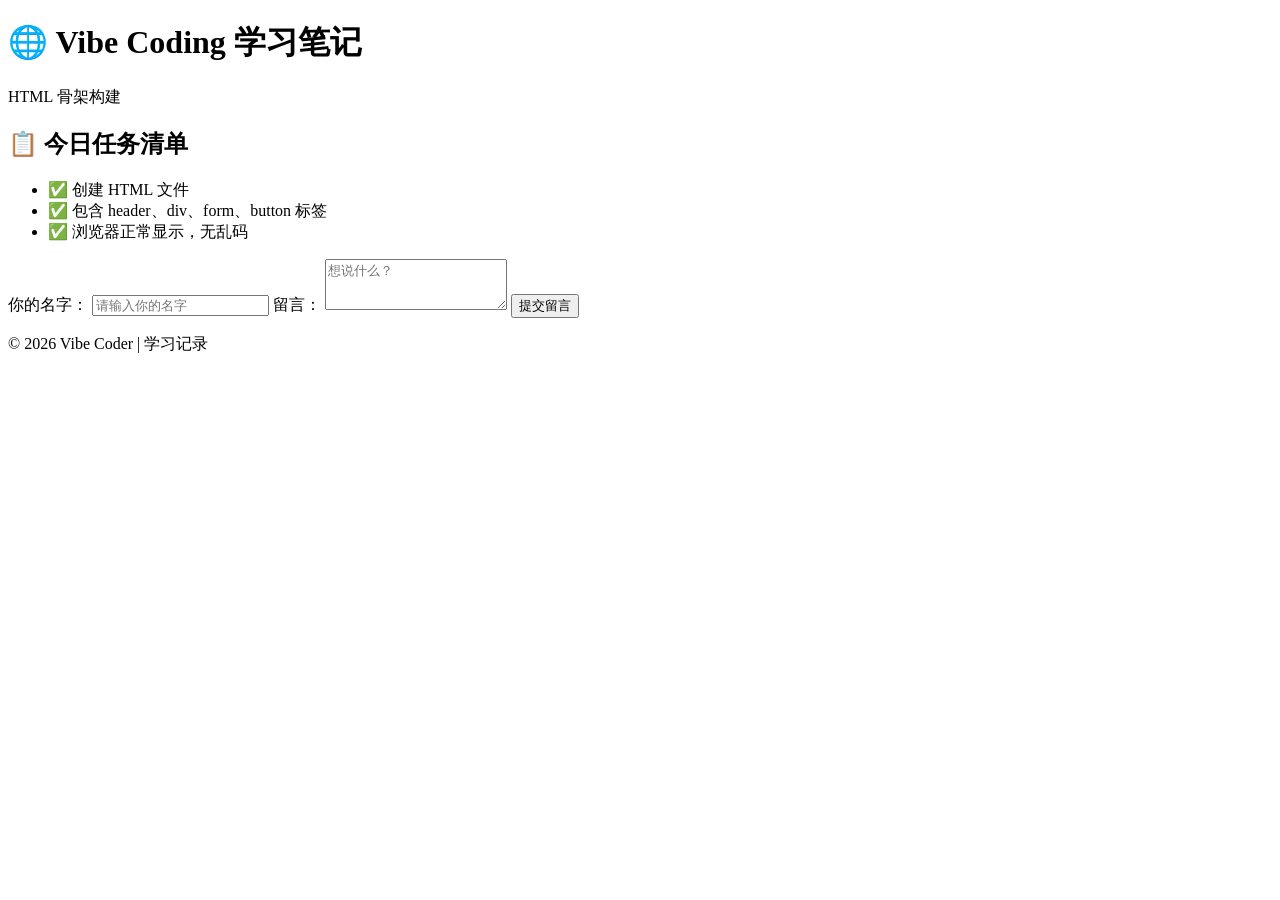
<file: week5/index.html>
<!DOCTYPE html>
<html lang="zh-CN">

<head>
    <meta charset="UTF-8">
    <meta name="viewport" content="width=device-width, initial-scale=1.0">
    <title>我的第一个网页 - Vibe Coding</title>
</head>

<body>
    <!-- 头部区域 -->
    <header>
        <h1>🌐 Vibe Coding 学习笔记</h1>
        <p>HTML 骨架构建</p>
    </header>

    <!-- 主要内容区 -->
    <div class="content">
        <h2>📋 今日任务清单</h2>
        <ul>
            <li>✅ 创建 HTML 文件</li>
            <li>✅ 包含 header、div、form、button 标签</li>
            <li>✅ 浏览器正常显示，无乱码</li>
        </ul>

        <!-- 表单区域 -->
        <form id="demoForm">
            <label for="name">你的名字：</label>
            <input type="text" id="name" name="name" placeholder="请输入你的名字">

            <label for="message">留言：</label>
            <textarea id="message" name="message" rows="3" placeholder="想说什么？"></textarea>

            <button type="submit">提交留言</button>
        </form>
    </div>

    <!-- 底部区域 -->
    <footer>
        <p>© 2026 Vibe Coder | 学习记录</p>
    </footer>
</body>

</html>
</file>
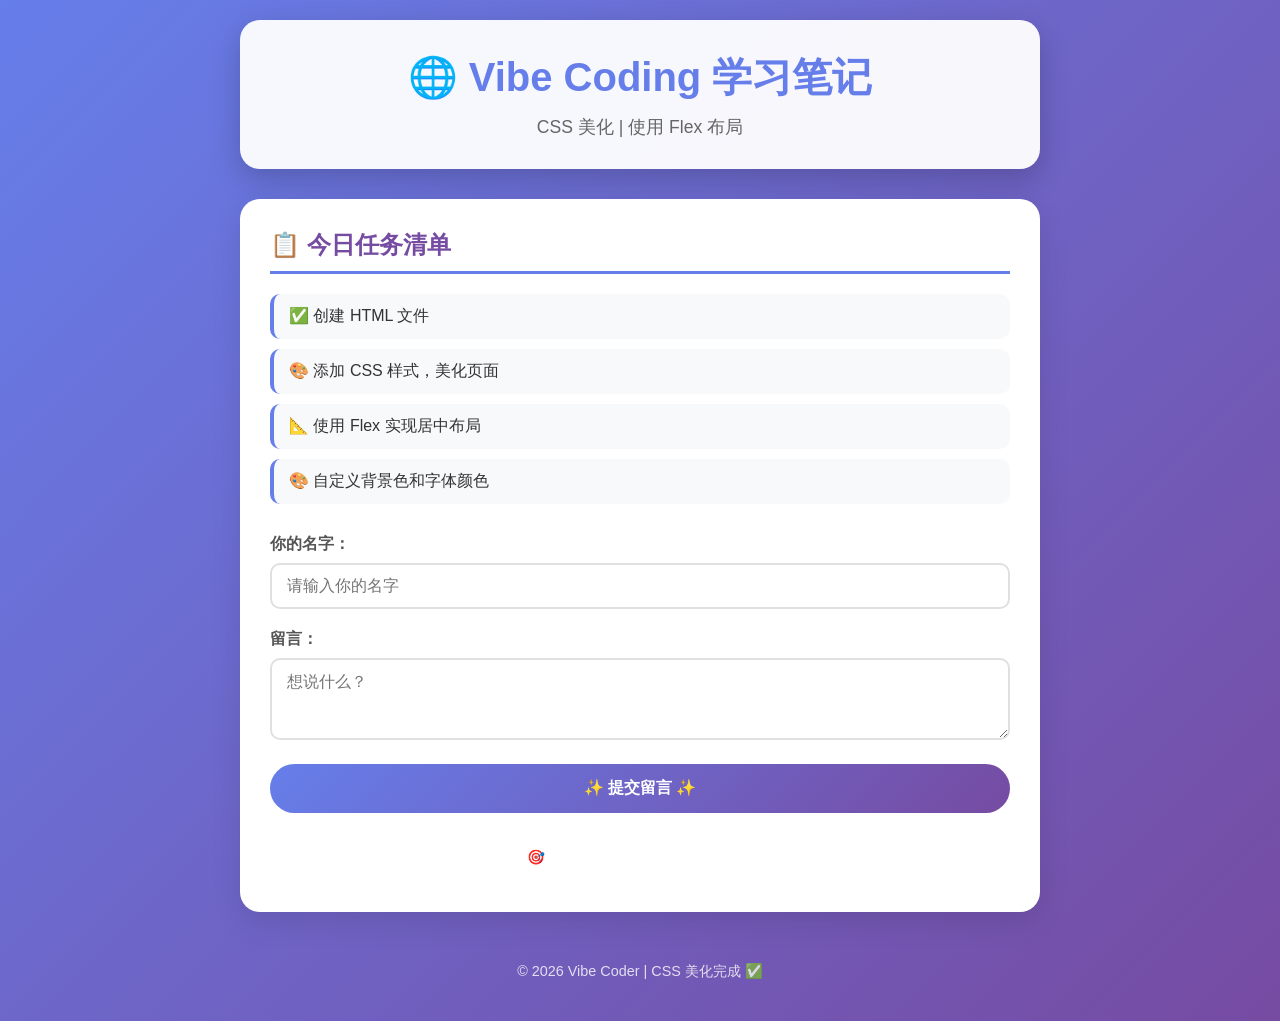
<file: week5/index_副本.html>
<!DOCTYPE html>
<html lang="zh-CN">

<head>
    <meta charset="UTF-8">
    <meta name="viewport" content="width=device-width, initial-scale=1.0">
    <title>我的第一个网页 - Vibe Coding</title>
    <!-- 引入 CSS 样式（Day 23 新增） -->
    <link rel="stylesheet" href="style.css">
</head>

<body>
    <div class="container">
        <!-- 头部区域 -->
        <header>
            <h1>🌐 Vibe Coding 学习笔记</h1>
            <p>CSS 美化 | 使用 Flex 布局</p>
        </header>

        <!-- 主要内容区 -->
        <div class="content-card">
            <h2>📋 今日任务清单</h2>
            <ul class="task-list">
                <li>✅ 创建 HTML 文件</li>
                <li>🎨 添加 CSS 样式，美化页面</li>
                <li>📐 使用 Flex 实现居中布局</li>
                <li>🎨 自定义背景色和字体颜色</li>
            </ul>

            <!-- 表单区域 -->
            <form id="demoForm">
                <div class="form-group">
                    <label for="name">你的名字：</label>
                    <input type="text" id="name" name="name" placeholder="请输入你的名字">
                </div>

                <div class="form-group">
                    <label for="message">留言：</label>
                    <textarea id="message" name="message" rows="3" placeholder="想说什么？"></textarea>
                </div>

                <button type="submit">✨ 提交留言 ✨</button>
            </form>

            <!-- Flex 居中示例（验收要求） -->
            <div class="flex-demo">
                🎯 这是用 Flex 实现的内容居中示例
            </div>
        </div>

        <!-- 底部区域 -->
        <footer>
            <p>© 2026 Vibe Coder | CSS 美化完成 ✅</p>
        </footer>
    </div>
</body>

</html>
</file>
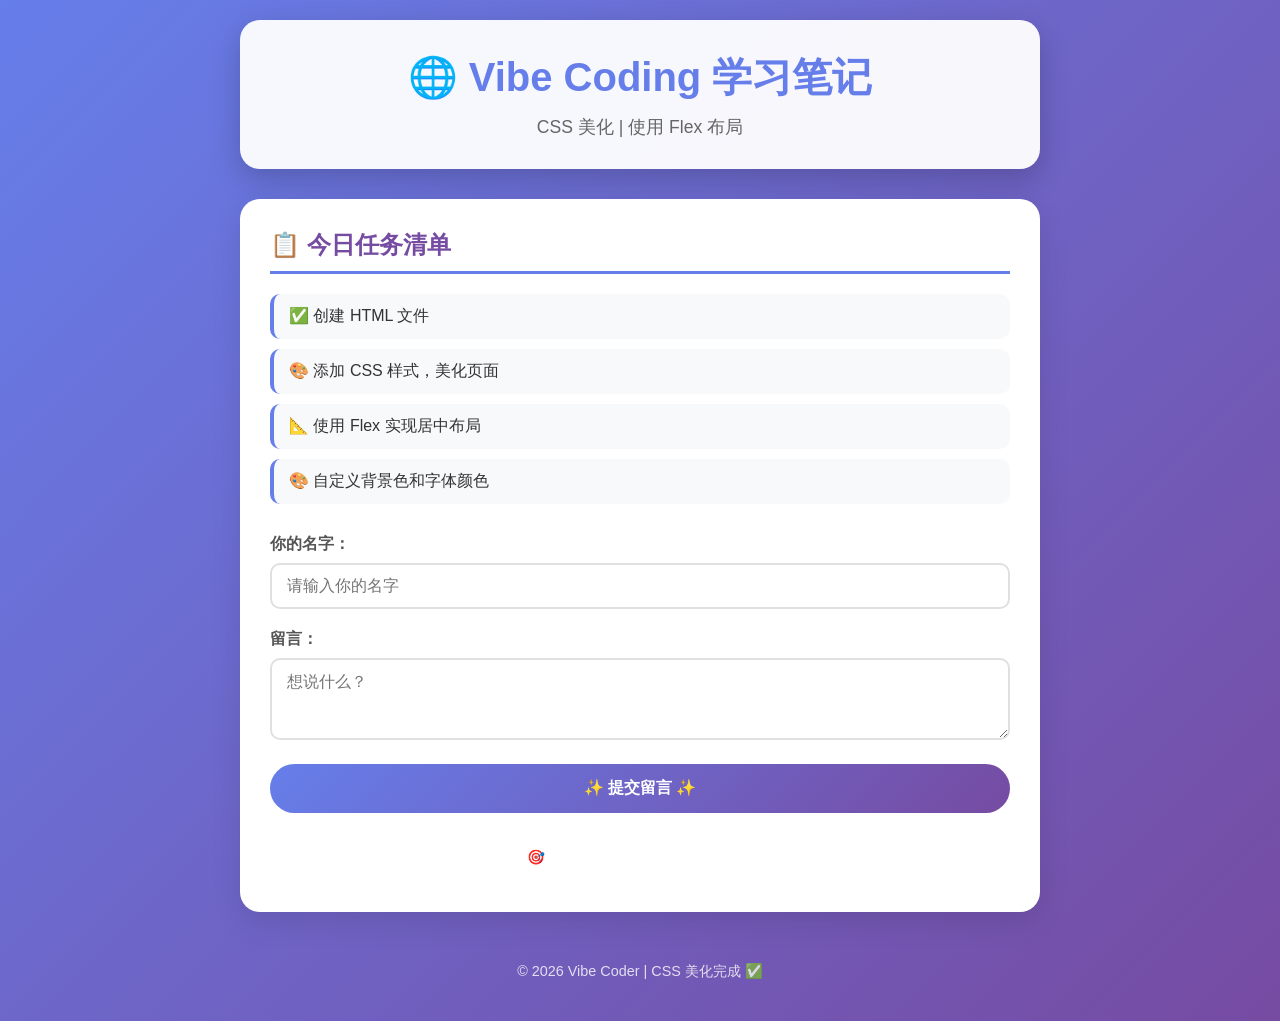
<file: week5/indexv1.html>
<!DOCTYPE html>
<html lang="zh-CN">

<head>
    <meta charset="UTF-8">
    <meta name="viewport" content="width=device-width, initial-scale=1.0">
    <title>我的第一个网页 - Vibe Coding</title>
    <!-- 引入 CSS 样式 -->
    <link rel="stylesheet" href="style.css">
</head>

<body>
    <div class="container">
        <!-- 头部区域 -->
        <header>
            <h1>🌐 Vibe Coding 学习笔记</h1>
            <p>CSS 美化 | 使用 Flex 布局</p>
        </header>

        <!-- 主要内容区 -->
        <div class="content-card">
            <h2>📋 今日任务清单</h2>
            <ul class="task-list">
                <li>✅ 创建 HTML 文件</li>
                <li>🎨 添加 CSS 样式，美化页面</li>
                <li>📐 使用 Flex 实现居中布局</li>
                <li>🎨 自定义背景色和字体颜色</li>
            </ul>

            <!-- 表单区域 -->
            <form id="demoForm">
                <div class="form-group">
                    <label for="name">你的名字：</label>
                    <input type="text" id="name" name="name" placeholder="请输入你的名字">
                </div>

                <div class="form-group">
                    <label for="message">留言：</label>
                    <textarea id="message" name="message" rows="3" placeholder="想说什么？"></textarea>
                </div>

                <button type="submit">✨ 提交留言 ✨</button>
            </form>

            <!-- Flex 居中示例（验收要求） -->
            <div class="flex-demo">
                🎯 这是用 Flex 实现的内容居中示例
            </div>
        </div>

        <!-- 底部区域 -->
        <footer>
            <p>© 2026 Vibe Coder | CSS 美化完成 ✅</p>
        </footer>
    </div>
</body>

</html>
</file>
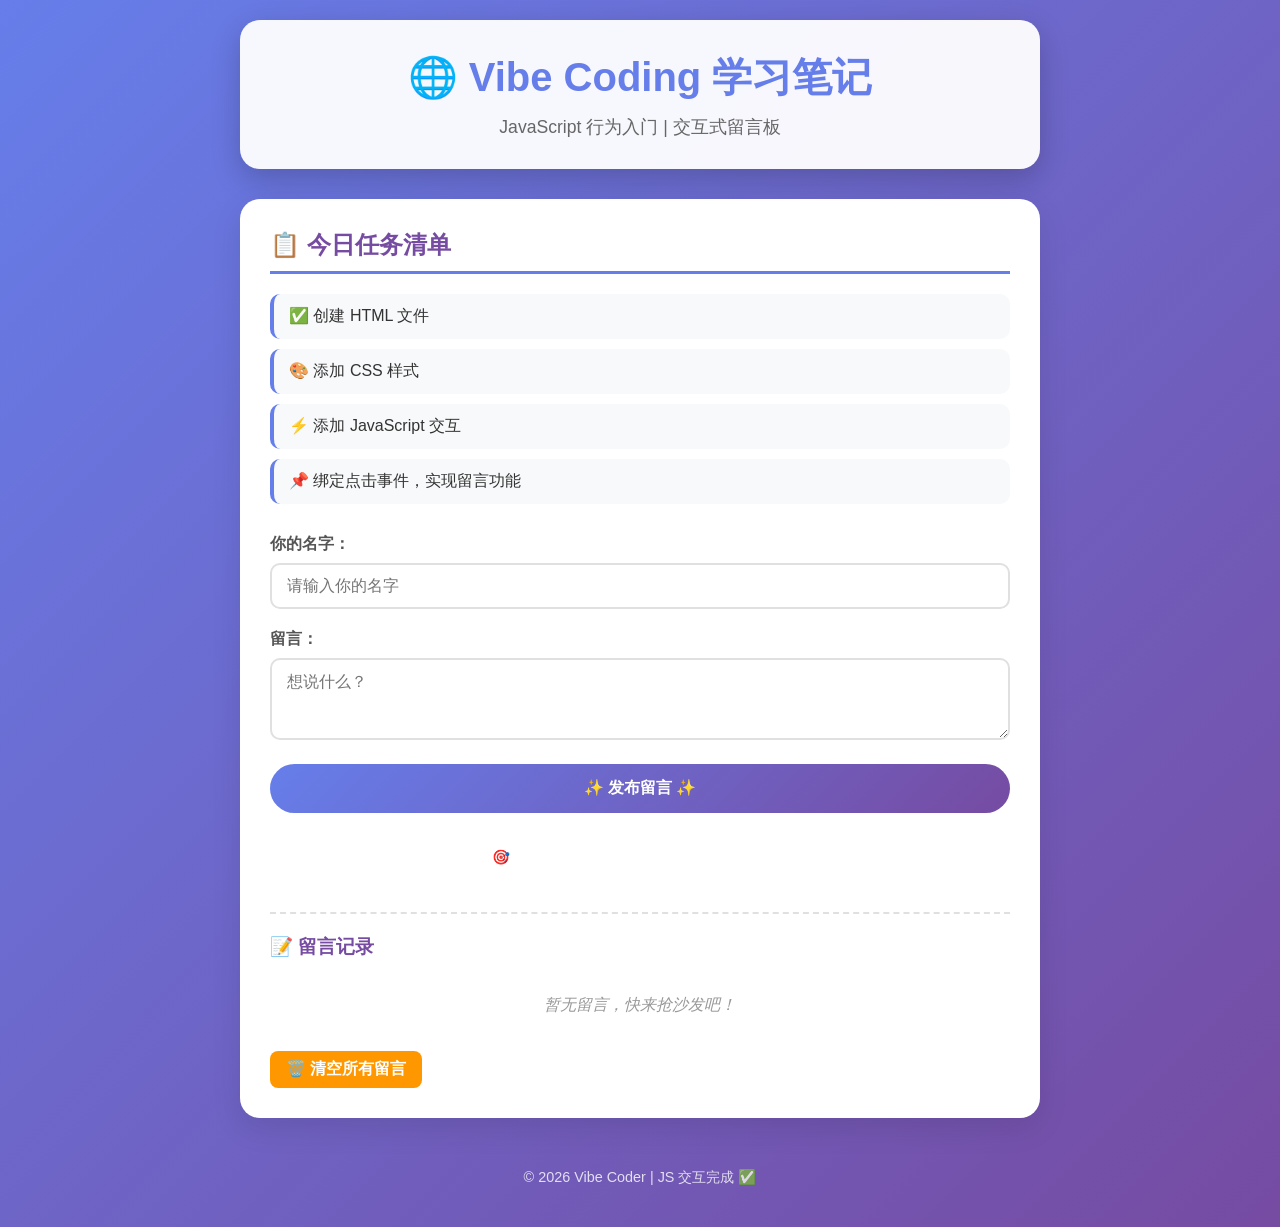
<file: week5/indexv2.html>
<!DOCTYPE html>
<html lang="zh-CN">

<head>
    <meta charset="UTF-8">
    <meta name="viewport" content="width=device-width, initial-scale=1.0">
    <title>我的第一个网页 - Vibe Coding</title>
    <link rel="stylesheet" href="style.css">
</head>

<body>
    <div class="container">
        <header>
            <h1>🌐 Vibe Coding 学习笔记</h1>
            <p>JavaScript 行为入门 | 交互式留言板</p>
        </header>

        <div class="content-card">
            <h2>📋 今日任务清单</h2>
            <ul class="task-list">
                <li>✅ 创建 HTML 文件</li>
                <li>🎨 添加 CSS 样式</li>
                <li>⚡ 添加 JavaScript 交互</li>
                <li>📌 绑定点击事件，实现留言功能</li>
            </ul>

            <form id="demoForm">
                <div class="form-group">
                    <label for="name">你的名字：</label>
                    <input type="text" id="name" name="name" placeholder="请输入你的名字">
                </div>

                <div class="form-group">
                    <label for="message">留言：</label>
                    <textarea id="message" name="message" rows="3" placeholder="想说什么？"></textarea>
                </div>

                <button type="submit">✨ 发布留言 ✨</button>
            </form>

            <div class="flex-demo">
                🎯 点我试试！这是用 Flex 实现的内容居中示例
            </div>
        </div>

        <footer>
            <p>© 2026 Vibe Coder | JS 交互完成 ✅</p>
        </footer>
    </div>

    <!-- 引入 JavaScript -->
    <script src="script.js"></script>
</body>

</html>
</file>
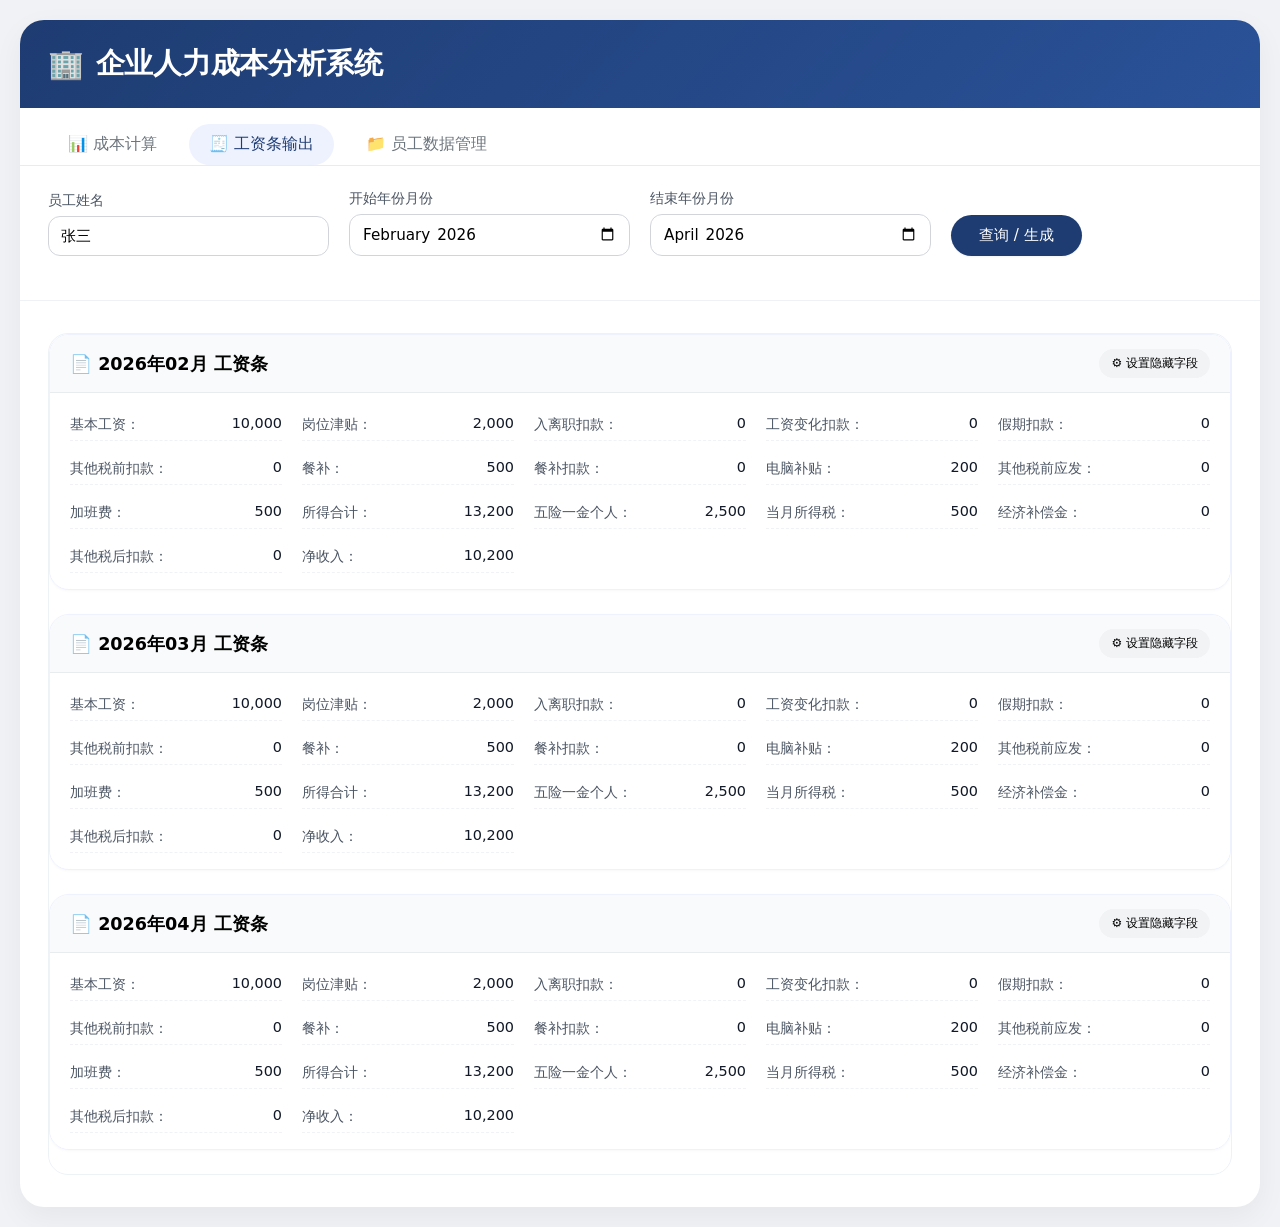
<file: week6/1.html>
<!DOCTYPE html>
<html lang="zh-CN">

<head>
    <meta charset="UTF-8">
    <meta name="viewport" content="width=device-width, initial-scale=1.0, viewport-fit=cover">
    <title>企业人力成本分析系统 | 成本计算 & 工资条</title>
    <style>
        * {
            margin: 0;
            padding: 0;
            box-sizing: border-box;
            font-family: system-ui, -apple-system, 'Segoe UI', Roboto, 'Helvetica Neue', sans-serif;
        }

        body {
            background: #f0f2f5;
            padding: 20px;
        }

        /* 主容器 - 响应式卡片布局 */
        .app-container {
            max-width: 1400px;
            margin: 0 auto;
            background: white;
            border-radius: 24px;
            box-shadow: 0 10px 30px rgba(0, 0, 0, 0.05);
            overflow: hidden;
            transition: all 0.2s;
        }

        /* 头部 */
        .header {
            background: linear-gradient(135deg, #1e3c72 0%, #2a5298 100%);
            padding: 24px 28px;
            color: white;
        }

        .header h1 {
            font-size: 1.8rem;
            font-weight: 600;
            letter-spacing: -0.3px;
            display: flex;
            align-items: center;
            gap: 12px;
        }

        .header h1::before {
            content: "🏢";
            font-size: 1.8rem;
        }

        /* 选项卡按钮组 */
        .tab-bar {
            display: flex;
            gap: 12px;
            background: white;
            padding: 16px 28px 0 28px;
            border-bottom: 1px solid #e9ecef;
        }

        .tab-btn {
            background: none;
            border: none;
            font-size: 1rem;
            font-weight: 500;
            padding: 10px 20px;
            cursor: pointer;
            color: #6c757d;
            border-radius: 30px;
            transition: all 0.2s ease;
        }

        .tab-btn.active {
            background: #eef2ff;
            color: #1e3c72;
        }

        /* 查询区域 */
        .query-panel {
            background: white;
            padding: 24px 28px;
            border-bottom: 1px solid #eef2f6;
        }

        .form-row {
            display: flex;
            flex-wrap: wrap;
            gap: 20px;
            align-items: flex-end;
            margin-bottom: 20px;
        }

        .form-group {
            flex: 1;
            min-width: 160px;
        }

        .form-group label {
            display: block;
            font-size: 0.85rem;
            font-weight: 500;
            color: #4b5563;
            margin-bottom: 6px;
        }

        .form-group select,
        .form-group input {
            width: 100%;
            padding: 10px 12px;
            border: 1px solid #d1d5db;
            border-radius: 12px;
            font-size: 0.95rem;
            background: white;
            transition: 0.2s;
        }

        .form-group select:focus,
        .form-group input:focus {
            outline: none;
            border-color: #2a5298;
            box-shadow: 0 0 0 3px rgba(42, 82, 152, 0.1);
        }

        .btn-primary {
            background: #1e3c72;
            color: white;
            border: none;
            padding: 10px 28px;
            border-radius: 40px;
            font-weight: 500;
            font-size: 0.95rem;
            cursor: pointer;
            transition: all 0.2s;
            box-shadow: 0 1px 2px rgba(0, 0, 0, 0.05);
        }

        .btn-primary:hover {
            background: #2a5298;
            transform: translateY(-1px);
        }

        .btn-secondary {
            background: #f3f4f6;
            border: 1px solid #ddd;
            color: #1f2937;
            padding: 8px 16px;
            border-radius: 30px;
            cursor: pointer;
            font-size: 0.8rem;
        }

        /* 数据管理区域 (P1) */
        .data-manager {
            background: #fafcff;
            padding: 0 28px 20px 28px;
            border-bottom: 1px solid #eef2f6;
        }

        .section-title {
            font-weight: 600;
            font-size: 1.1rem;
            margin: 16px 0 12px 0;
            color: #1e293b;
            display: flex;
            align-items: center;
            gap: 8px;
        }

        .data-actions {
            display: flex;
            flex-wrap: wrap;
            gap: 12px;
            margin-bottom: 18px;
        }

        .btn-outline {
            background: white;
            border: 1px solid #cbd5e1;
            padding: 6px 16px;
            border-radius: 40px;
            cursor: pointer;
            font-size: 0.8rem;
            transition: 0.2s;
        }

        .btn-outline:hover {
            background: #f1f5f9;
        }

        .employee-table-wrapper {
            overflow-x: auto;
            max-height: 260px;
            border: 1px solid #e2e8f0;
            border-radius: 16px;
        }

        .data-table {
            width: 100%;
            border-collapse: collapse;
            font-size: 0.75rem;
        }

        .data-table th,
        .data-table td {
            padding: 8px 10px;
            border-bottom: 1px solid #edf2f7;
            text-align: left;
        }

        .data-table th {
            background: #f8fafc;
            font-weight: 600;
            position: sticky;
            top: 0;
        }

        /* 结果区域卡片 */
        .result-area {
            padding: 24px 28px 32px 28px;
        }

        .cost-table,
        .wage-card-area {
            background: #ffffff;
            border-radius: 20px;
            border: 1px solid #edf2f7;
            overflow: hidden;
            margin-top: 8px;
        }

        .cost-table table {
            width: 100%;
            border-collapse: collapse;
        }

        .cost-table th,
        .cost-table td {
            padding: 12px 16px;
            text-align: left;
            border-bottom: 1px solid #f1f5f9;
        }

        .cost-table th {
            background: #f9fafb;
            font-weight: 600;
        }

        .summary-row {
            background: #fefce8;
            font-weight: 600;
        }

        .wage-month-card {
            background: white;
            border-radius: 20px;
            border: 1px solid #eef2ff;
            margin-bottom: 24px;
            overflow: hidden;
            box-shadow: 0 1px 3px rgba(0, 0, 0, 0.03);
        }

        .card-header {
            display: flex;
            justify-content: space-between;
            align-items: center;
            padding: 14px 20px;
            background: #f9fafb;
            border-bottom: 1px solid #e9ecef;
            flex-wrap: wrap;
            gap: 12px;
        }

        .month-title {
            font-weight: 700;
            font-size: 1.1rem;
        }

        .btn-setting {
            background: #f1f3f5;
            border: none;
            padding: 6px 12px;
            border-radius: 24px;
            font-size: 0.75rem;
            cursor: pointer;
            transition: 0.2s;
        }

        .wage-details {
            padding: 16px 20px;
            display: grid;
            grid-template-columns: repeat(auto-fill, minmax(210px, 1fr));
            gap: 12px 20px;
            background: white;
        }

        .wage-item {
            display: flex;
            justify-content: space-between;
            border-bottom: 1px dashed #f0f2f5;
            padding: 6px 0;
            font-size: 0.9rem;
        }

        .wage-label {
            color: #4b5563;
        }

        .wage-value {
            font-weight: 500;
            color: #111827;
        }

        .no-data-message {
            padding: 32px;
            text-align: center;
            color: #9ca3af;
            background: #fef9e3;
            border-radius: 20px;
        }

        /* 模态框设置隐藏字段 */
        .modal-overlay {
            position: fixed;
            top: 0;
            left: 0;
            width: 100%;
            height: 100%;
            background-color: rgba(0, 0, 0, 0.5);
            display: flex;
            align-items: center;
            justify-content: center;
            z-index: 1000;
            visibility: hidden;
            opacity: 0;
            transition: 0.2s;
        }

        .modal-overlay.active {
            visibility: visible;
            opacity: 1;
        }

        .modal-container {
            background: white;
            width: 90%;
            max-width: 700px;
            max-height: 85vh;
            border-radius: 32px;
            overflow-y: auto;
            padding: 24px 26px;
            box-shadow: 0 25px 40px rgba(0, 0, 0, 0.2);
        }

        .modal-header {
            display: flex;
            justify-content: space-between;
            align-items: center;
            margin-bottom: 20px;
            padding-bottom: 8px;
            border-bottom: 1px solid #eef2f6;
        }

        .field-grid {
            display: grid;
            grid-template-columns: repeat(auto-fill, minmax(150px, 1fr));
            gap: 14px 20px;
            margin: 20px 0;
        }

        .field-check {
            display: flex;
            align-items: center;
            gap: 8px;
        }

        .modal-footer {
            display: flex;
            justify-content: flex-end;
            gap: 12px;
            margin-top: 24px;
        }

        @media (max-width: 680px) {
            body {
                padding: 10px;
            }

            .form-row {
                flex-direction: column;
            }

            .card-header {
                flex-direction: column;
                align-items: flex-start;
            }

            .wage-details {
                grid-template-columns: 1fr;
            }
        }
    </style>
</head>

<body>
    <div class="app-container">
        <div class="header">
            <h1>企业人力成本分析系统</h1>
        </div>
        <div class="tab-bar">
            <button class="tab-btn" data-tab="cost">📊 成本计算</button>
            <button class="tab-btn active" data-tab="wage">🧾 工资条输出</button>
            <button class="tab-btn" data-tab="manage">📁 员工数据管理</button>
        </div>

        <!-- 公共查询栏 -->
        <div class="query-panel">
            <div class="form-row">
                <div class="form-group">
                    <label>员工姓名</label>
                    <input type="text" id="employeeName" placeholder="输入员工姓名" value="张三" list="employeeNameList">
                    <datalist id="employeeNameList"></datalist>
                </div>
                <div class="form-group">
                    <label>开始年份月份</label>
                    <input type="month" id="startMonth" value="2026-02">
                </div>
                <div class="form-group">
                    <label>结束年份月份</label>
                    <input type="month" id="endMonth" value="2026-04">
                </div>
                <div class="form-group">
                    <button class="btn-primary" id="queryBtn">查询 / 生成</button>
                </div>
            </div>
        </div>

        <!-- 数据管理面板 (P1) 默认隐藏 -->
        <div id="managePanel" style="display: none;" class="data-manager">
            <div class="section-title">📂 员工历史工资数据管理</div>
            <div class="data-actions">
                <input type="file" id="csvUpload" accept=".csv" style="display: none;">
                <button class="btn-outline" id="importCsvBtn">📤 导入 CSV</button>
                <button class="btn-outline" id="exportExampleBtn">📄 导出示例CSV</button>
                <button class="btn-outline" id="clearDataBtn">🗑️ 清空所有数据</button>
            </div>
            <div class="employee-table-wrapper">
                <table class="data-table" id="employeeDataTable">
                    <thead>
                        <tr>
                            <th>姓名</th>
                            <th>年份</th>
                            <th>月份</th>
                            <th>所得合计</th>
                            <th>净收入</th>
                            <th>操作</th>
                        </tr>
                    </thead>
                    <tbody id="dataTableBody">
                        <tr>
                            <td colspan="6" style="text-align:center">暂无数据，请导入CSV</td>
                        </tr>
                    </tbody>
                </table>
            </div>
            <div style="font-size:12px; color:#6c757d; margin-top: 8px;">💡 提示：支持编辑或删除单条记录 (双击单元格编辑数字)</div>
        </div>

        <!-- 结果展示区域 -->
        <div id="resultArea" class="result-area">
            <div id="dynamicResult">请选择功能并点击查询</div>
        </div>
    </div>

    <!-- 字段隐藏模态框 -->
    <div id="fieldModal" class="modal-overlay">
        <div class="modal-container">
            <div class="modal-header">
                <h3>🔧 设置工资条显示字段</h3>
                <button class="btn-secondary" id="closeModalBtn">✕</button>
            </div>
            <div id="modalFieldsGrid" class="field-grid"></div>
            <div class="modal-footer">
                <button class="btn-secondary" id="cancelModalBtn">取消</button>
                <button class="btn-primary" id="saveModalBtn">保存设置</button>
            </div>
        </div>
    </div>

    <script>
        // ---------- 数据存储 ----------
        let salaryRecords = [];     // 存储员工工资记录(符合数据模型)
        let hiddenConfigs = [];     // {employeeName, yearMonth, hiddenFields: []}

        // 辅助函数：保存到localStorage
        function saveDataToLocal() {
            localStorage.setItem('hr_salary_records', JSON.stringify(salaryRecords));
            localStorage.setItem('hr_hidden_configs', JSON.stringify(hiddenConfigs));
        }

        function loadDataFromLocal() {
            const storedRecords = localStorage.getItem('hr_salary_records');
            if (storedRecords) salaryRecords = JSON.parse(storedRecords);
            const storedConfigs = localStorage.getItem('hr_hidden_configs');
            if (storedConfigs) hiddenConfigs = JSON.parse(storedConfigs);
            updateEmployeeDatalist();
            renderManageTable();
        }

        // 更新姓名下拉建议
        function updateEmployeeDatalist() {
            const names = [...new Set(salaryRecords.map(r => r.name))];
            const datalist = document.getElementById('employeeNameList');
            if (datalist) {
                datalist.innerHTML = '';
                names.forEach(n => {
                    const opt = document.createElement('option');
                    opt.value = n;
                    datalist.appendChild(opt);
                });
            }
        }

        // 渲染管理表格
        function renderManageTable() {
            const tbody = document.getElementById('dataTableBody');
            if (!tbody) return;
            if (!salaryRecords.length) {
                tbody.innerHTML = '<tr><td colspan="6" style="text-align:center">暂无数据，请导入CSV</td></tr>';
                return;
            }
            tbody.innerHTML = '';
            salaryRecords.forEach((rec, idx) => {
                const row = tbody.insertRow();
                row.insertCell(0).innerText = rec.name;
                row.insertCell(1).innerText = rec.year;
                row.insertCell(2).innerText = rec.month;
                row.insertCell(3).innerText = rec.salary.totalIncome;
                row.insertCell(4).innerText = rec.salary.netIncome;
                const actionCell = row.insertCell(5);
                const delBtn = document.createElement('button');
                delBtn.innerText = '删除';
                delBtn.className = 'btn-outline';
                delBtn.style.fontSize = '0.7rem';
                delBtn.onclick = (e) => {
                    e.stopPropagation();
                    salaryRecords.splice(idx, 1);
                    saveDataToLocal();
                    renderManageTable();
                    updateEmployeeDatalist();
                    if (document.getElementById('queryBtn')) triggerQuery();
                };
                actionCell.appendChild(delBtn);
                // 双击编辑所得合计字段
                row.addEventListener('dblclick', (e) => {
                    if (e.target.tagName === 'TD' && e.target.cellIndex === 3) {
                        const newVal = prompt('编辑所得合计(税前工资)数额:', rec.salary.totalIncome);
                        if (newVal !== null && !isNaN(parseFloat(newVal))) {
                            rec.salary.totalIncome = parseFloat(newVal);
                            saveDataToLocal();
                            renderManageTable();
                            triggerQuery();
                        }
                    }
                });
            });
        }

        // 获取某员工某月份的工资记录
        function getRecord(name, year, month) {
            return salaryRecords.find(r => r.name === name && r.year === year && r.month === month);
        }

        // 获取年月范围内所有月份列表
        function getMonthRange(startYM, endYM) {
            let [sY, sM] = startYM.split('-').map(Number);
            let [eY, eM] = endYM.split('-').map(Number);
            let months = [];
            let cur = new Date(sY, sM - 1);
            let end = new Date(eY, eM - 1);
            while (cur <= end) {
                months.push({ year: cur.getFullYear(), month: cur.getMonth() + 1 });
                cur.setMonth(cur.getMonth() + 1);
            }
            return months;
        }

        // 成本计算视图
        function renderCostView(name, startYM, endYM) {
            const monthsList = getMonthRange(startYM, endYM);
            let rowsHtml = '';
            let totalPreTax = 0, totalSsc = 0, totalHfc = 0, totalComp = 0;
            for (let m of monthsList) {
                const rec = getRecord(name, m.year, m.month);
                if (!rec) {
                    rowsHtml += `<tr><td>${m.year}-${String(m.month).padStart(2, '0')}</td><td>无成本</td><td>无成本</td><td>无成本</td><td>无成本</td></tr>`;
                    continue;
                }
                const pretax = rec.salary.totalIncome;
                const ssc = rec.salary.socialSecurityCompany;
                const hfc = rec.salary.housingFundCompany;
                const comp = rec.salary.compensation;
                totalPreTax += pretax; totalSsc += ssc; totalHfc += hfc; totalComp += comp;
                rowsHtml += `<tr><td>${m.year}-${String(m.month).padStart(2, '0')}</td><td>${pretax.toLocaleString()}</td><td>${ssc.toLocaleString()}</td><td>${hfc.toLocaleString()}</td><td>${comp.toLocaleString()}</td></tr>`;
            }
            return `<div class="cost-table"><table><thead><tr><th>月份</th><th>税前工资(所得合计)</th><th>社保(公司)</th><th>公积金(公司)</th><th>经济补偿金</th></tr></thead><tbody>${rowsHtml}</tbody><tfoot class="summary-row"><tr><td><strong>合计</strong></td><td><strong>${totalPreTax.toLocaleString()}</strong></td><td><strong>${totalSsc.toLocaleString()}</strong></td><td><strong>${totalHfc.toLocaleString()}</strong></td><td><strong>${totalComp.toLocaleString()}</strong></td></tr></tfoot></table></div>`;
        }

        // 获取某条工资条的隐藏字段列表
        function getHiddenFields(name, year, month) {
            const key = `${name}|${year}-${String(month).padStart(2, '0')}`;
            const cfg = hiddenConfigs.find(c => `${c.employeeName}|${c.yearMonth}` === key);
            return cfg ? cfg.hiddenFields : [];
        }

        // 根据字段映射展示所有工资项
        function renderWageCard(rec, name, year, month) {
            if (!rec) return `<div class="no-data-message">📭 无工资条数据</div>`;
            const salary = rec.salary;
            const fieldsMap = {
                basicSalary: '基本工资', positionAllowance: '岗位津贴', dimissionDeduction: '入离职扣款',
                salaryChangeDeduction: '工资变化扣款', leaveDeduction: '假期扣款', otherPreTaxDeduction: '其他税前扣款',
                mealAllowance: '餐补', mealDeduction: '餐补扣款', computerAllowance: '电脑补贴',
                otherPreTaxIncome: '其他税前应发', overtimePay: '加班费', totalIncome: '所得合计',
                socialSecurityPersonal: '五险一金个人', incomeTax: '当月所得税', compensation: '经济补偿金',
                otherAfterTaxDeduction: '其他税后扣款', netIncome: '净收入'
            };
            const hiddenSet = new Set(getHiddenFields(name, year, month));
            let itemsHtml = '';
            for (let [key, label] of Object.entries(fieldsMap)) {
                if (hiddenSet.has(key)) continue;
                let value = salary[key];
                if (value !== undefined) {
                    itemsHtml += `<div class="wage-item"><span class="wage-label">${label}：</span><span class="wage-value">${typeof value === 'number' ? value.toLocaleString() : value}</span></div>`;
                }
            }
            return `<div class="wage-details">${itemsHtml}</div>`;
        }

        // 工资条批量输出
        function renderWageView(name, startYM, endYM) {
            const monthsList = getMonthRange(startYM, endYM);
            let cardsHtml = '';
            for (let m of monthsList) {
                const y = m.year, mon = m.month;
                const rec = getRecord(name, y, mon);
                const monthTitle = `${y}年${String(mon).padStart(2, '0')}月`;
                const wageContent = renderWageCard(rec, name, y, mon);
                cardsHtml += `
                <div class="wage-month-card" data-card-key="${name}|${y}-${String(mon).padStart(2, '0')}">
                    <div class="card-header">
                        <span class="month-title">📄 ${monthTitle} 工资条</span>
                        <button class="btn-setting" data-name="${name}" data-year="${y}" data-month="${mon}">⚙️ 设置隐藏字段</button>
                    </div>
                    ${wageContent}
                </div>
            `;
            }
            return `<div class="wage-card-area" id="wageCardsContainer">${cardsHtml}</div>`;
        }

        // 根据当前激活tab刷新结果
        let currentActiveTab = 'wage';

        function triggerQuery() {
            const empName = document.getElementById('employeeName').value.trim();
            if (!empName) {
                document.getElementById('dynamicResult').innerHTML = '<div class="no-data-message">⚠️ 请输入员工姓名</div>';
                return;
            }
            const start = document.getElementById('startMonth').value;
            const end = document.getElementById('endMonth').value;
            if (!start || !end) return;
            if (currentActiveTab === 'cost') {
                const html = renderCostView(empName, start, end);
                document.getElementById('dynamicResult').innerHTML = html;
            } else if (currentActiveTab === 'wage') {
                const html = renderWageView(empName, start, end);
                document.getElementById('dynamicResult').innerHTML = html;
                attachWageSettingEvents();
            } else {
                document.getElementById('dynamicResult').innerHTML = '<div style="padding:40px; text-align:center">📌 请点击“成本计算”或“工资条输出”查看结果</div>';
            }
        }

        function attachWageSettingEvents() {
            const container = document.getElementById('dynamicResult');
            if (!container) return;
            container.querySelectorAll('.btn-setting').forEach(btn => {
                const handler = (e) => {
                    const name = btn.getAttribute('data-name');
                    const year = parseInt(btn.getAttribute('data-year'));
                    const month = parseInt(btn.getAttribute('data-month'));
                    openFieldModal(name, year, month);
                };
                btn.removeEventListener('click', btn._listener);
                btn._listener = handler;
                btn.addEventListener('click', handler);
            });
        }

        let currentModalContext = { name: '', year: 0, month: 0 };
        function openFieldModal(name, year, month) {
            currentModalContext = { name, year, month };
            const rec = getRecord(name, year, month);
            if (!rec) {
                alert('该月份无工资数据，无法设置隐藏字段');
                return;
            }
            const fieldsMapForModal = {
                basicSalary: '基本工资', positionAllowance: '岗位津贴', dimissionDeduction: '入离职扣款',
                salaryChangeDeduction: '工资变化扣款', leaveDeduction: '假期扣款', otherPreTaxDeduction: '其他税前扣款',
                mealAllowance: '餐补', mealDeduction: '餐补扣款', computerAllowance: '电脑补贴',
                otherPreTaxIncome: '其他税前应发', overtimePay: '加班费', totalIncome: '所得合计',
                socialSecurityPersonal: '五险一金个人', incomeTax: '当月所得税', compensation: '经济补偿金',
                otherAfterTaxDeduction: '其他税后扣款', netIncome: '净收入'
            };
            const hiddenFields = getHiddenFields(name, year, month);
            const modalGrid = document.getElementById('modalFieldsGrid');
            if (modalGrid) {
                modalGrid.innerHTML = '';
                for (let [key, label] of Object.entries(fieldsMapForModal)) {
                    const isChecked = !hiddenFields.includes(key);
                    const div = document.createElement('div');
                    div.className = 'field-check';
                    div.innerHTML = `<input type="checkbox" value="${key}" id="chk_${key}" ${isChecked ? 'checked' : ''}> <label for="chk_${key}">${label}</label>`;
                    modalGrid.appendChild(div);
                }
            }
            document.getElementById('fieldModal').classList.add('active');
        }

        function saveModalSettings() {
            const { name, year, month } = currentModalContext;
            const checkboxes = document.querySelectorAll('#modalFieldsGrid input[type="checkbox"]');
            const hidden = [];
            checkboxes.forEach(cb => {
                if (!cb.checked) hidden.push(cb.value);
            });
            const yearMonth = `${year}-${String(month).padStart(2, '0')}`;
            const existingIdx = hiddenConfigs.findIndex(c => c.employeeName === name && c.yearMonth === yearMonth);
            const newConfig = { employeeName: name, yearMonth: yearMonth, hiddenFields: hidden };
            if (existingIdx !== -1) hiddenConfigs[existingIdx] = newConfig;
            else hiddenConfigs.push(newConfig);
            saveDataToLocal();
            document.getElementById('fieldModal').classList.remove('active');
            triggerQuery();
        }

        // CSV导入解析
        function importCSV(content) {
            const lines = content.trim().split(/\r?\n/);
            if (lines.length < 2) return;
            const newRecords = [];
            for (let i = 1; i < lines.length; i++) {
                const vals = lines[i].split(',');
                if (vals.length < 22) continue;
                const rec = {
                    name: vals[0].trim(),
                    year: parseInt(vals[1]),
                    month: parseInt(vals[2]),
                    salary: {
                        basicSalary: parseFloat(vals[3]) || 0, positionAllowance: parseFloat(vals[4]) || 0,
                        dimissionDeduction: parseFloat(vals[5]) || 0, salaryChangeDeduction: parseFloat(vals[6]) || 0,
                        leaveDeduction: parseFloat(vals[7]) || 0, otherPreTaxDeduction: parseFloat(vals[8]) || 0,
                        mealAllowance: parseFloat(vals[9]) || 0, mealDeduction: parseFloat(vals[10]) || 0,
                        computerAllowance: parseFloat(vals[11]) || 0, otherPreTaxIncome: parseFloat(vals[12]) || 0,
                        overtimePay: parseFloat(vals[13]) || 0, totalIncome: parseFloat(vals[14]) || 0,
                        socialSecurityPersonal: parseFloat(vals[15]) || 0, incomeTax: parseFloat(vals[16]) || 0,
                        compensation: parseFloat(vals[17]) || 0, otherAfterTaxDeduction: parseFloat(vals[18]) || 0,
                        netIncome: parseFloat(vals[19]) || 0, socialSecurityCompany: parseFloat(vals[20]) || 0,
                        housingFundCompany: parseFloat(vals[21]) || 0
                    }
                };
                newRecords.push(rec);
            }
            if (newRecords.length) {
                salaryRecords.push(...newRecords);
                saveDataToLocal();
                renderManageTable();
                updateEmployeeDatalist();
                triggerQuery();
            }
        }

        function exportExampleCSV() {
            const sampleData = `员工姓名,年份,月份,基本工资,岗位津贴,入离职扣款,工资变化扣款,假期扣款,其他税前扣款,餐补,餐补扣款,电脑补贴,其他税前应发,加班费,所得合计,五险一金个人部分,当月所得税,经济补偿金,其他税后扣款,净收入,社保公司部分,公积金公司部分
张三,2026,2,10000,2000,0,0,0,0,500,0,200,0,500,13200,2500,500,0,0,10200,1500,1200
张三,2026,3,10000,2000,0,0,0,0,500,0,200,0,500,13200,2500,500,0,0,10200,1500,1200
李四,2026,2,12000,3000,0,0,200,0,600,0,300,0,400,15900,3000,600,0,0,12300,1800,1500`;
            const blob = new Blob([sampleData], { type: 'text/csv' });
            const link = document.createElement('a');
            link.href = URL.createObjectURL(blob);
            link.download = 'payroll_sample.csv';
            link.click();
            URL.revokeObjectURL(link.href);
        }

        // 初始化演示数据
        function initDemoData() {
            if (salaryRecords.length === 0) {
                const baseSalary = {
                    basicSalary: 10000, positionAllowance: 2000, dimissionDeduction: 0, salaryChangeDeduction: 0,
                    leaveDeduction: 0, otherPreTaxDeduction: 0, mealAllowance: 500, mealDeduction: 0,
                    computerAllowance: 200, otherPreTaxIncome: 0, overtimePay: 500, totalIncome: 13200,
                    socialSecurityPersonal: 2500, incomeTax: 500, compensation: 0, otherAfterTaxDeduction: 0,
                    netIncome: 10200, socialSecurityCompany: 1500, housingFundCompany: 1200
                };
                salaryRecords = [
                    { name: "张三", year: 2026, month: 2, salary: { ...baseSalary } },
                    { name: "张三", year: 2026, month: 3, salary: { ...baseSalary } },
                    { name: "张三", year: 2026, month: 4, salary: { ...baseSalary } }
                ];
                saveDataToLocal();
            }
        }

        // 入口初始化
        function init() {
            loadDataFromLocal();
            initDemoData();
            renderManageTable();
            updateEmployeeDatalist();
            triggerQuery();  // 默认显示工资条

            // 选项卡切换
            document.querySelectorAll('.tab-btn').forEach(btn => {
                btn.addEventListener('click', (e) => {
                    document.querySelectorAll('.tab-btn').forEach(b => b.classList.remove('active'));
                    btn.classList.add('active');
                    const tab = btn.getAttribute('data-tab');
                    const managePanel = document.getElementById('managePanel');
                    if (managePanel) managePanel.style.display = tab === 'manage' ? 'block' : 'none';
                    currentActiveTab = (tab === 'cost' ? 'cost' : (tab === 'wage' ? 'wage' : 'manage'));
                    if (currentActiveTab !== 'manage') triggerQuery();
                    else document.getElementById('dynamicResult').innerHTML = '<div style="padding:32px;text-align:center">📊 切换到数据管理，请导入或编辑数据</div>';
                });
            });

            document.getElementById('queryBtn').addEventListener('click', triggerQuery);
            document.getElementById('importCsvBtn').addEventListener('click', () => document.getElementById('csvUpload').click());
            document.getElementById('csvUpload').addEventListener('change', (e) => {
                const file = e.target.files[0];
                if (file) {
                    const reader = new FileReader();
                    reader.onload = ev => { importCSV(ev.target.result); e.target.value = ''; };
                    reader.readAsText(file, 'UTF-8');
                }
            });
            document.getElementById('exportExampleBtn').addEventListener('click', exportExampleCSV);
            document.getElementById('clearDataBtn').addEventListener('click', () => {
                if (confirm('清空所有工资数据和隐藏配置？不可撤销')) {
                    salaryRecords = [];
                    hiddenConfigs = [];
                    saveDataToLocal();
                    renderManageTable();
                    updateEmployeeDatalist();
                    triggerQuery();
                }
            });

            const modal = document.getElementById('fieldModal');
            const closeModal = () => modal.classList.remove('active');
            document.getElementById('closeModalBtn')?.addEventListener('click', closeModal);
            document.getElementById('cancelModalBtn')?.addEventListener('click', closeModal);
            document.getElementById('saveModalBtn')?.addEventListener('click', saveModalSettings);
            modal?.addEventListener('click', (e) => { if (e.target === modal) closeModal(); });
        }

        init();
    </script>
</body>

</html>
</file>
<file: week5/style.css>
/* ---------- 1. 全局重置样式 ---------- */
/* 通配符 * 选中页面所有元素，用于重置默认样式 */
* {
    margin: 0;
    /* 清除所有元素的外边距 */
    padding: 0;
    /* 清除所有元素的内边距 */
    box-sizing: border-box;
    /* 让宽度计算包含边框和内边距，更符合直觉 */
}

/* ---------- 2. 页面主体样式 ---------- */
body {
    font-family: 'Segoe UI', Tahoma, Geneva, Verdana, sans-serif;
    /* 字体：优先使用 Segoe UI，没有则用系统默认 */
    background: linear-gradient(135deg, #667eea 0%, #764ba2 100%);
    /* 渐变背景：从浅紫到深紫，135度角 */
    min-height: 100vh;
    /* 最小高度为整个视口高度，确保背景铺满 */
    padding: 20px;
    /* 页面内容离边缘20像素，避免贴边 */
}

/* ---------- 3. 容器（控制最大宽度和居中） ---------- */
.container {
    max-width: 800px;
    /* 内容最大宽度800px，太宽了不好看 */
    margin: 0 auto;
    /* 左右边距自动，实现水平居中 */
}

/* ---------- 4. 头部区域样式 ---------- */
header {
    background: rgba(255, 255, 255, 0.95);
    /* 白色半透明背景，几乎不透明 */
    padding: 30px;
    /* 内边距30像素，让内容不贴边 */
    border-radius: 20px;
    /* 圆角20像素，让边角变圆润 */
    text-align: center;
    /* 文字水平居中 */
    margin-bottom: 30px;
    /* 下边距30像素，和下方内容保持距离 */
    box-shadow: 0 10px 30px rgba(0, 0, 0, 0.2);
    /* 阴影：向下偏移10px，模糊30px，黑色半透明 */
}

/* 头部一级标题 */
header h1 {
    color: #667eea;
    /* 标题颜色：紫色（和背景渐变同色系） */
    font-size: 2.5rem;
    /* 字体大小：2.5倍根字号（约40px） */
    margin-bottom: 10px;
    /* 下边距10px，和下方文字保持距离 */
}

/* 头部段落文字 */
header p {
    color: #666;
    /* 灰色文字，比黑色柔和 */
    font-size: 1.1rem;
    /* 字体大小稍大 */
}

/* ---------- 5. 内容卡片样式 ---------- */
.content-card {
    background: white;
    /* 白色背景，突出内容 */
    border-radius: 20px;
    /* 圆角20像素 */
    padding: 30px;
    /* 内边距30像素 */
    margin-bottom: 30px;
    /* 下边距30像素 */
    box-shadow: 0 10px 30px rgba(0, 0, 0, 0.1);
    /* 阴影略浅，增加层次感 */
}

/* 卡片内的二级标题 */
.content-card h2 {
    color: #764ba2;
    /* 深紫色标题 */
    margin-bottom: 20px;
    /* 下边距20px */
    padding-bottom: 10px;
    /* 下内边距10px，给下边框留空间 */
    border-bottom: 3px solid #667eea;
    /* 底部边框：3px实线，紫色，作为装饰线 */
}

/* ---------- 6. 任务清单列表样式 ---------- */
.task-list {
    list-style: none;
    /* 去掉默认的圆点列表标记 */
    margin-bottom: 30px;
    /* 下边距30px，和表单保持距离 */
}

/* 每个列表项 */
.task-list li {
    padding: 12px 15px;
    /* 上下12px，左右15px */
    margin-bottom: 10px;
    /* 下边距10px，项之间留白 */
    background: #f8f9fa;
    /* 浅灰色背景 */
    border-radius: 10px;
    /* 圆角10像素 */
    border-left: 4px solid #667eea;
    /* 左侧彩色边框，作为视觉标记 */
    color: #333;
    /* 深灰色文字 */
}

/* ---------- 7. 表单样式 ---------- */
/* 表单项容器（每个输入框+标签的包装器） */
.form-group {
    margin-bottom: 20px;
    /* 下边距20px，表单项之间留白 */
}

/* 标签文字 */
label {
    display: block;
    /* 变成块级元素，独占一行 */
    margin-bottom: 8px;
    /* 下边距8px，和输入框保持距离 */
    font-weight: bold;
    /* 文字加粗 */
    color: #555;
    /* 中灰色 */
}

/* 输入框和文本域的共同样式 */
input,
textarea {
    width: 100%;
    /* 宽度占满父容器 */
    padding: 12px 15px;
    /* 内边距，让输入框更舒适 */
    border: 2px solid #e0e0e0;
    /* 默认浅灰色边框 */
    border-radius: 10px;
    /* 圆角10像素 */
    font-size: 1rem;
    /* 字体大小正常 */
    transition: all 0.3s ease;
    /* 过渡动画：所有属性变化时0.3秒平滑过渡 */
}

/* 输入框获得焦点时的样式（用户点击输入时） */
input:focus,
textarea:focus {
    outline: none;
    /* 去掉默认的蓝色外发光 */
    border-color: #667eea;
    /* 边框变成紫色 */
    box-shadow: 0 0 0 3px rgba(102, 126, 234, 0.1);
    /* 添加浅紫色外发光 */
}

/* ---------- 8. 按钮样式 ---------- */
button {
    background: linear-gradient(135deg, #667eea 0%, #764ba2 100%);
    /* 渐变背景，和页面背景呼应 */
    color: white;
    /* 白色文字 */
    border: none;
    /* 去掉默认边框 */
    padding: 14px 30px;
    /* 内边距，让按钮更大 */
    font-size: 1rem;
    /* 正常字号 */
    font-weight: bold;
    /* 文字加粗 */
    border-radius: 50px;
    /* 超大圆角，变成胶囊形状 */
    cursor: pointer;
    /* 鼠标悬停时变成小手，提示可点击 */
    transition: transform 0.2s, box-shadow 0.2s;
    /* 动画：位移和阴影变化 */
    width: 100%;
    /* 宽度占满父容器 */
}

/* 按钮悬停效果（鼠标放上去时） */
button:hover {
    transform: translateY(-2px);
    /* 向上移动2像素，产生浮起效果 */
    box-shadow: 0 5px 20px rgba(102, 126, 234, 0.4);
    /* 增强阴影，加深浮起感 */
}

/* 按钮按下效果 */
button:active {
    transform: translateY(0);
    /* 回到原位 */
}

/* ---------- 9. 页脚样式 ---------- */
footer {
    text-align: center;
    /* 文字居中 */
    padding: 20px;
    /* 内边距20px */
    color: rgba(255, 255, 255, 0.8);
    /* 白色半透明，比纯白柔和 */
    font-size: 0.9rem;
    /* 稍小字号 */
}

/* ---------- 10. Flex 居中示例（验收必选项） ---------- */
.flex-demo {
    display: flex;
    /* 开启 Flex 弹性布局模式 */
    justify-content: center;
    /* 主轴（水平）居中 */
    align-items: center;
    /* 交叉轴（垂直）居中 */
    margin-top: 20px;
    /* 上边距20px */
    padding: 15px;
    /* 内边距15px */
    background: rgba(255, 255, 255, 0.2);
    /* 半透明白色背景 */
    border-radius: 10px;
    /* 圆角10像素 */
    color: white;
    /* 白色文字 */
    font-size: 0.9rem;
    /* 稍小字号 */
}

/* ---------- 11. 响应式设计（移动端适配） ---------- */
/* 当屏幕宽度小于等于600像素时，应用以下样式 */
@media (max-width: 600px) {

    /* 手机上的标题变小一点 */
    header h1 {
        font-size: 1.8rem;
        /* 从2.5rem减小到1.8rem */
    }

    /* 卡片内边距减小，节省空间 */
    .content-card {
        padding: 20px;
        /* 从30px减小到20px */
    }

    /* 容器左右留白，防止内容贴边 */
    .container {
        padding: 0 10px;
        /* 左右各10px内边距 */
    }
}
</file>
